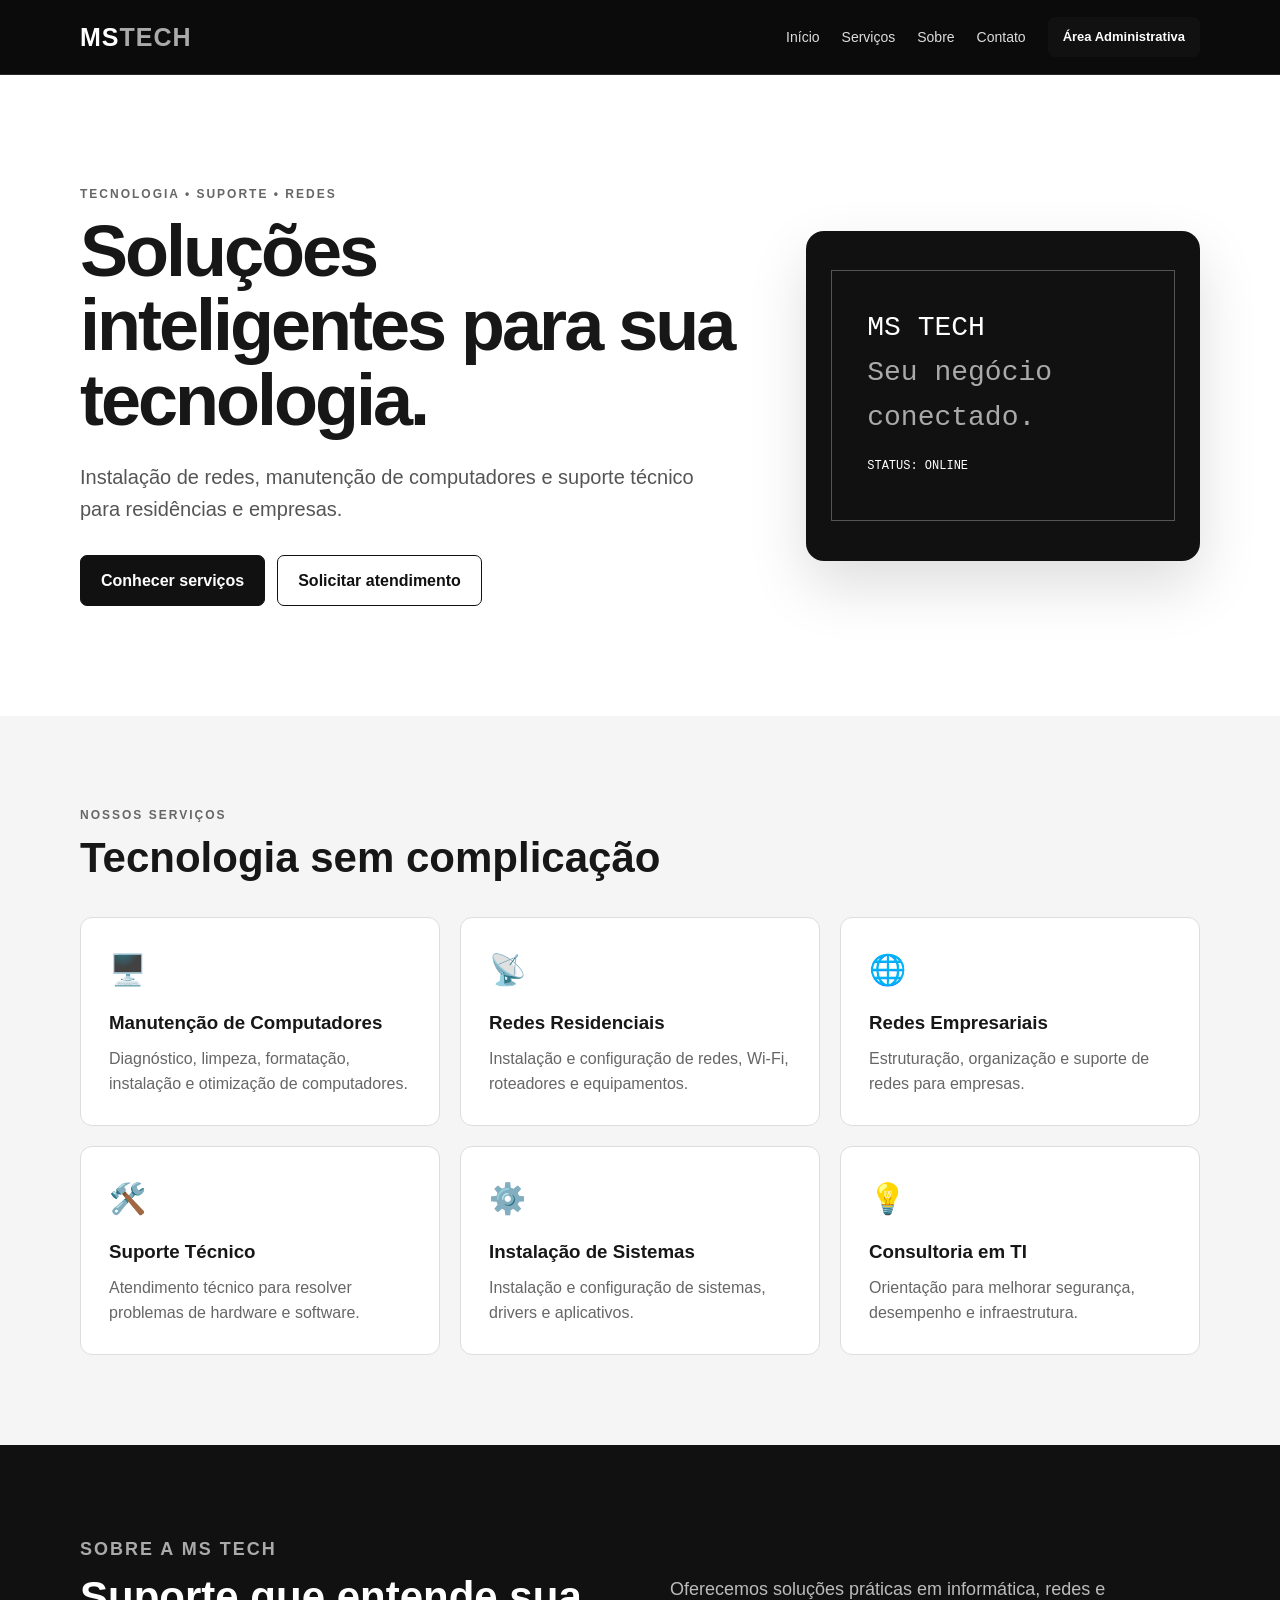
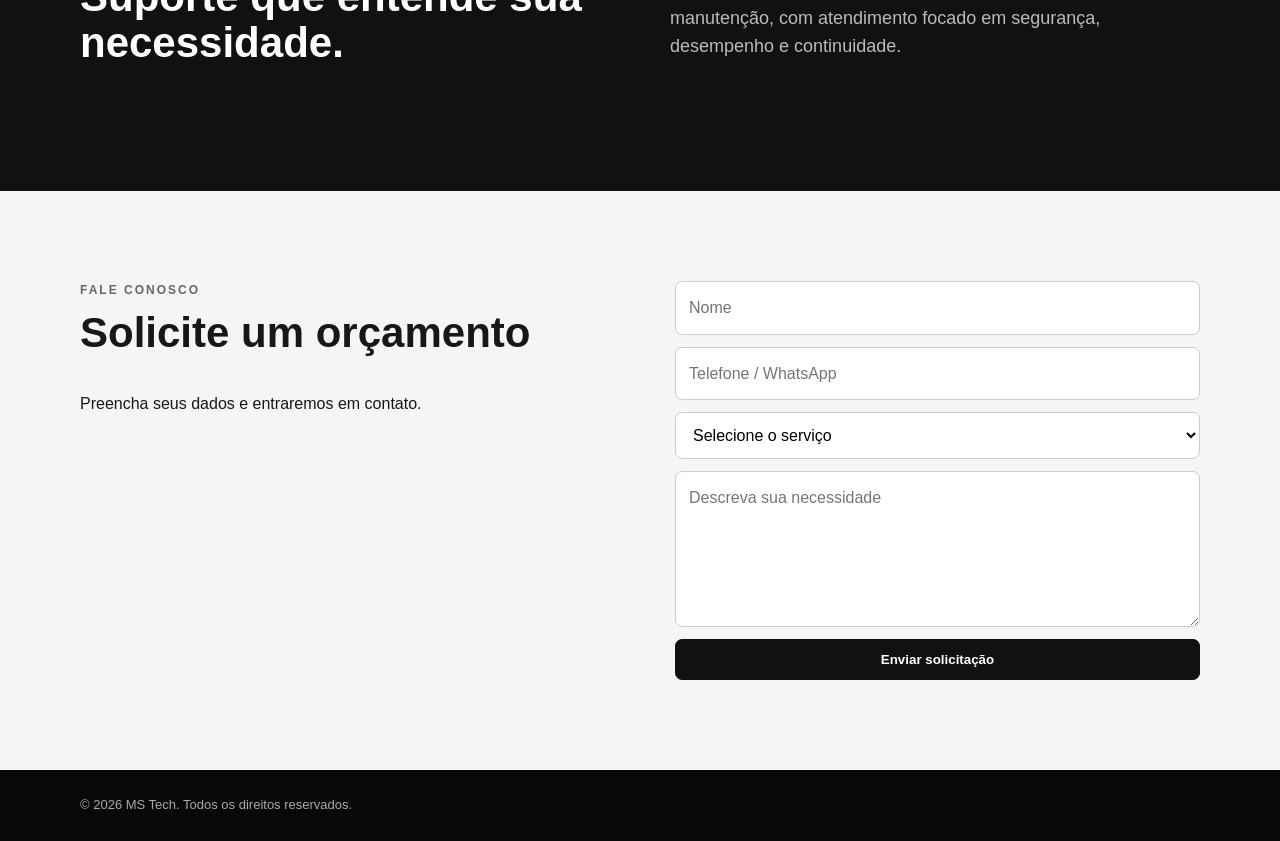
<file: index.html>
<!DOCTYPE html>
<html lang="pt-BR">
<head>
  <meta charset="UTF-8">
  <meta name="viewport" content="width=device-width, initial-scale=1.0">
  <title>MS Tech | Tecnologia e Suporte</title>
  <link rel="stylesheet" href="style.css">
</head>
<body>
<header class="header">
  <div class="container nav">
    <a class="logo" href="index.html">MS<span>TECH</span></a>
    <nav>
      <a href="#inicio">Início</a><a href="#servicos">Serviços</a>
      <a href="#sobre">Sobre</a><a href="#contato">Contato</a>
      <a class="btn btn-small" href="login.html">Área Administrativa</a>
    </nav>
  </div>
</header>

<main>
<section id="inicio" class="hero">
  <div class="container hero-grid">
    <div>
      <p class="eyebrow">TECNOLOGIA • SUPORTE • REDES</p>
      <h1>Soluções inteligentes para sua tecnologia.</h1>
      <p class="lead">Instalação de redes, manutenção de computadores e suporte técnico para residências e empresas.</p>
      <div class="actions">
        <a class="btn" href="#servicos">Conhecer serviços</a>
        <a class="btn btn-outline" href="#contato">Solicitar atendimento</a>
      </div>
    </div>
    <div class="hero-card"><div class="terminal">MS TECH<br><span>Seu negócio conectado.</span><br><small>STATUS: ONLINE</small></div></div>
  </div>
</section>

<section id="servicos" class="section">
  <div class="container">
    <p class="eyebrow">NOSSOS SERVIÇOS</p><h2>Tecnologia sem complicação</h2>
    <div id="servicesGrid" class="cards"></div>
  </div>
</section>

<section id="sobre" class="section dark">
  <div class="container two">
    <div><p class="eyebrow">SOBRE A MS TECH</p><h2>Suporte que entende sua necessidade.</h2></div>
    <p>Oferecemos soluções práticas em informática, redes e manutenção, com atendimento focado em segurança, desempenho e continuidade.</p>
  </div>
</section>

<section id="contato" class="section">
  <div class="container contact">
    <div><p class="eyebrow">FALE CONOSCO</p><h2>Solicite um orçamento</h2><p>Preencha seus dados e entraremos em contato.</p></div>
    <form id="contactForm" class="form">
      <input name="name" placeholder="Nome" required>
      <input name="phone" placeholder="Telefone / WhatsApp" required>
      <select name="service" id="contactService" required><option value="">Selecione o serviço</option></select>
      <textarea name="message" placeholder="Descreva sua necessidade" rows="5"></textarea>
      <button class="btn" type="submit">Enviar solicitação</button>
    </form>
  </div>
</section>
</main>
<footer id="footer"><div class="container">© <span id="year"></span> MS Tech. Todos os direitos reservados.</div></footer>
<script src="script.js"></script>
</body>
</html>
</file>
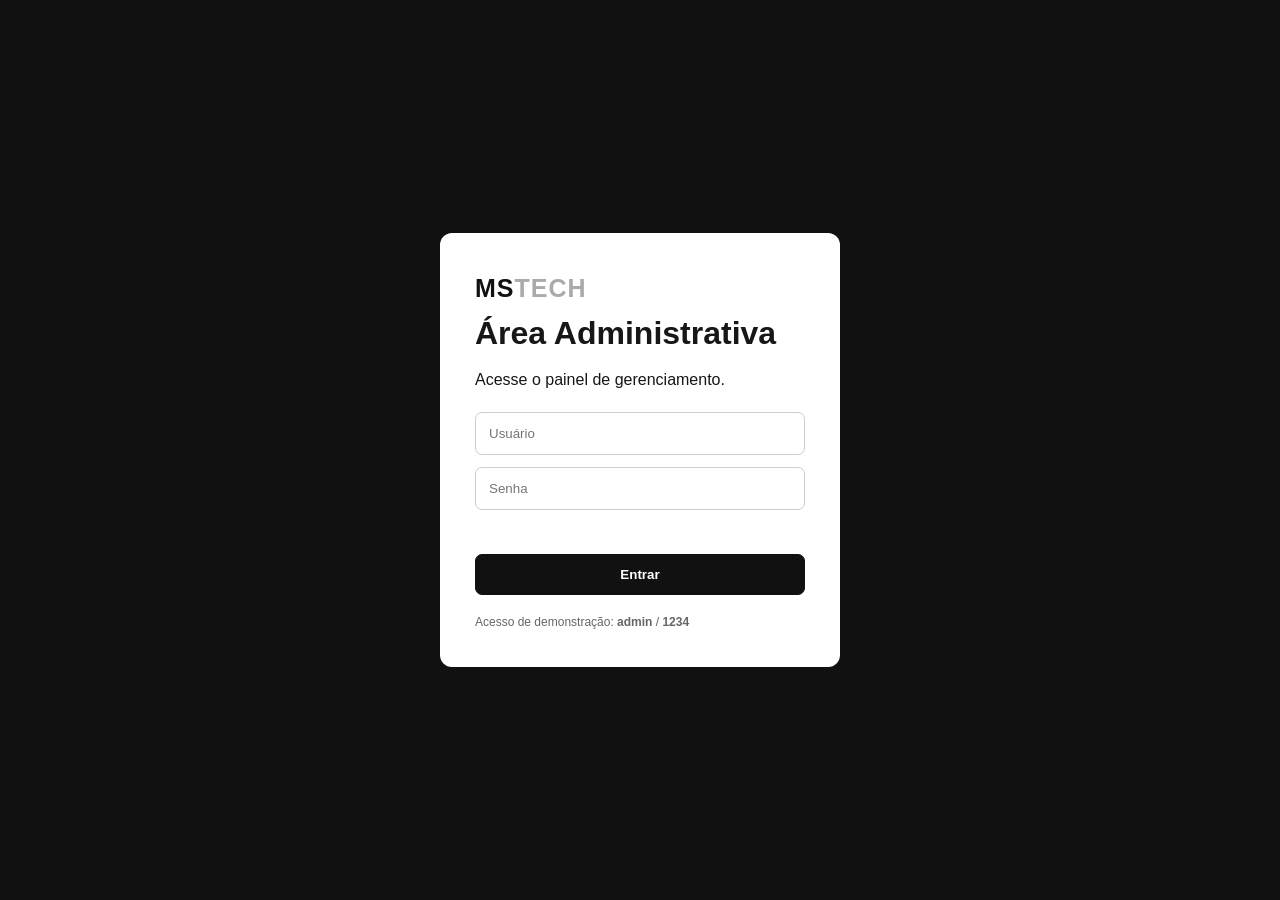
<file: login.html>
<!DOCTYPE html>
<html lang="pt-BR">
<head>
    <meta charset="UTF-8">
    <meta name="viewport" content="width=device-width,initial-scale=1">
    <title>Login | MS Tech</title>
    <link rel="stylesheet" href="style.css">
</head>
<body class="login-page">
    <div class="login-box">
        <a class="logo" style="color:#111" href="index.html">MS<span>TECH</span></a>
        <h1>Área Administrativa</h1>
        <p>Acesse o painel de gerenciamento.</p>
        <form id="loginForm">
            <input id="user" placeholder="Usuário" required>
            <input id="pass" type="password" placeholder="Senha" required>
            <div class="error" id="error"></div>
            <button class="btn">Entrar</button>
        </form>
        <p style="margin-top:18px;font-size:12px;color:#666">Acesso de demonstração: <b>admin</b> / <b>1234</b></p>
    </div>
    <script>
        document.querySelector('#loginForm').addEventListener('submit', e => {
            e.preventDefault();
            if (user.value === 'maison' && pass.value === '1234') {
                sessionStorage.setItem('ms_admin', '1');
                location.href = 'painel.html';
            } else {
                error.textContent = 'Usuário ou senha inválidos. O acesso informado é apenas para demonstração.';
            }
        });
    </script>
</body>
</html>
</file>
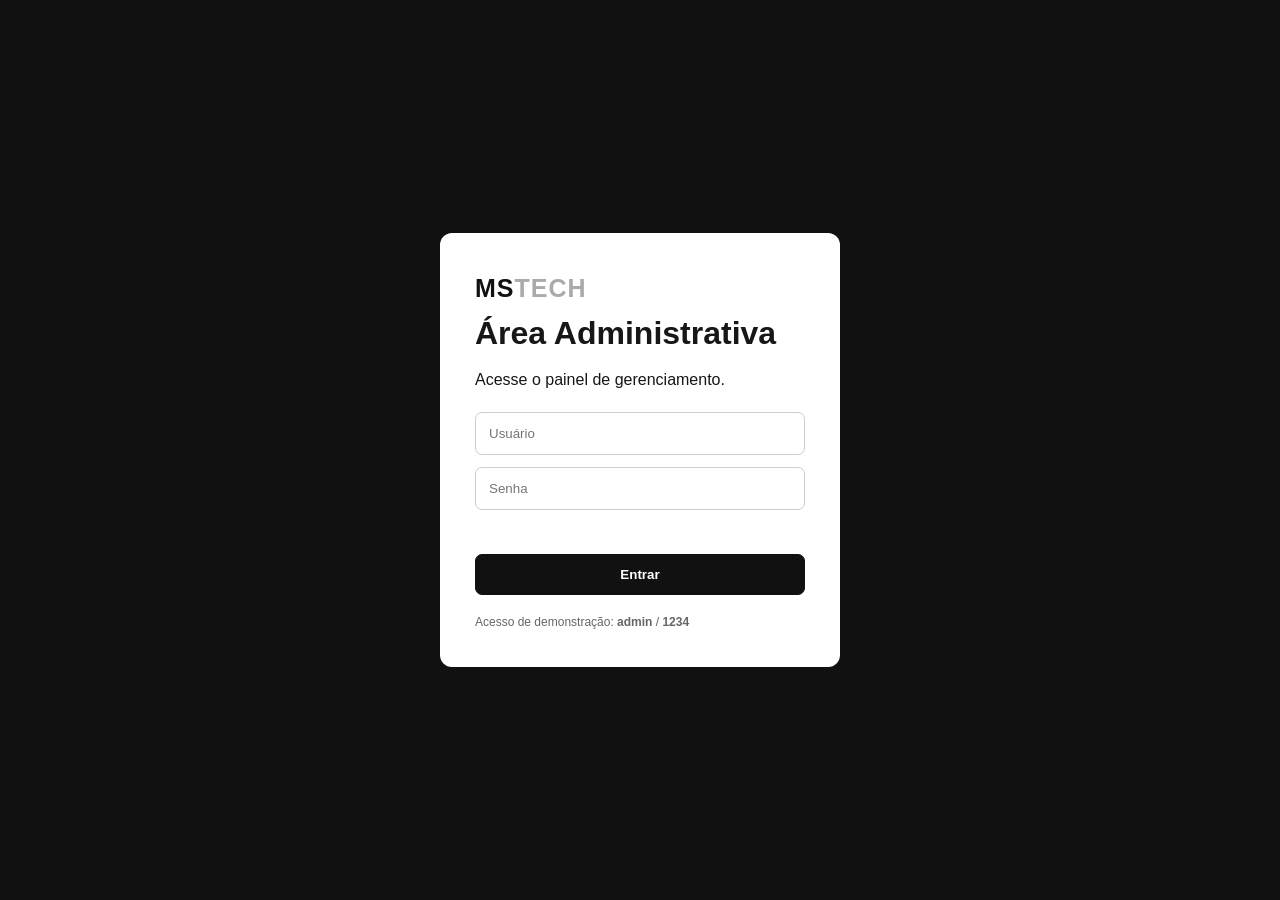
<file: painel.html>
<!DOCTYPE html>
<html lang="pt-BR">
<head>
<meta charset="UTF-8">
    <meta name="viewport" content="width=device-width,initial-scale=1">
    <title>Painel | MS Tech</title>
    <link rel="stylesheet" href="style.css">
</head>

<body class="dashboard">
    <header class="topbar">
        <div class="container"><b>MS TECH — PAINEL</b>
            <div><a class="btn btn-small" href="index.html">Site</a> <button class="btn btn-small" onclick="logout()">Sair</button></div></div></header>
            <main class="admin container">
                <div class="stats">
                    <div class="stat">Serviços<strong id="statServices">0</strong></div>
                    <div class="stat">Solicitações<strong id="statRequests">0</strong>
                    </div>
                    <div class="stat">Este mês<strong id="statMonth">0</strong>
                    </div>
                </div>
                <div class="admin-grid"><section class="panel"><h2>Novo serviço</h2>
                    <form id="serviceForm" class="form">
                        <input name="name" placeholder="Nome do serviço" required>
                        <input name="icon" placeholder="Ícone (ex.: 🖥️)" value="💻">
                        <textarea name="description" placeholder="Descrição" rows="4" required></textarea>
                        <button class="btn">Adicionar serviço</button>
                    </form>
                    <hr style="margin:25px 0;border:0;border-top:1px solid #ddd">
                    <h2>Serviços cadastrados</h2>
                    <div id="serviceList"></div>
                </section>
                <section class="panel">
                    <h2>Solicitações de atendimento</h2>
                    <div class="filters">
                        <input id="filterDate" type="date">
                        <select id="filterService">
                            <option value="">Todos os serviços</option>
                        </select>
                        <button class="btn btn-small" onclick="renderRequests()">Filtrar</button>
                        <button class="btn btn-small" onclick="clearFilters()">Limpar</button>
                    </div>
                    <div class="table-wrap">
                        <table>
                            <thead>
                                <tr>
                                    <th>Data</th>
                                    <th>Cliente</th>
                                    <th>Telefone</th>
                                    <th>Serviço</th>
                                    <th>Mensagem</th>
                                    <th>Ação</th>
                                </tr>
                            </thead>
                            <tbody id="requests"></tbody>
                        </table>
                    </div>
                </section>
            </div>
        </main>
        <script src="admin.js"></script>
    </body>
</html>
</file>
<file: style.css>
*{box-sizing:border-box;margin:0;padding:0}html{scroll-behavior:smooth}body{font-family:Arial,Helvetica,sans-serif;background:#f5f5f5;color:#171717;line-height:1.6}
.container{width:min(1120px,92%);margin:auto}
.header{position:sticky;top:0;z-index:10;background:#0b0b0b;color:#fff;border-bottom:1px solid #292929}
.nav{height:74px;display:flex;align-items:center;justify-content:space-between}.logo{font-size:25px;font-weight:900;color:#fff;text-decoration:none;letter-spacing:1px}.logo span{color:#aaa}.nav nav{display:flex;gap:22px;align-items:center}.nav nav a:not(.btn){color:#ddd;text-decoration:none;font-size:14px}.btn{display:inline-block;background:#111;color:#fff;border:1px solid #111;padding:12px 20px;border-radius:7px;text-decoration:none;font-weight:700;cursor:pointer}.btn:hover{background:#333}.btn-small{padding:9px 14px;font-size:13px}.btn-outline{background:transparent;color:#111;border-color:#111}.hero{background:#fff;padding:110px 0}.hero-grid{display:grid;grid-template-columns:1.25fr .75fr;gap:70px;align-items:center}.eyebrow{font-size:12px;letter-spacing:2px;font-weight:800;color:#666;margin-bottom:10px}.hero h1{font-size:clamp(42px,6vw,72px);line-height:1.03;letter-spacing:-3px;margin-bottom:24px}.lead{font-size:20px;color:#555;max-width:650px}.actions{display:flex;gap:12px;margin-top:30px;flex-wrap:wrap}.hero-card{background:#111;min-height:330px;border-radius:18px;display:grid;place-items:center;padding:25px;box-shadow:0 25px 60px #0002}.terminal{font-family:monospace;color:#fff;border:1px solid #555;padding:35px;width:100%;font-size:28px}.terminal span{color:#aaa}.terminal small{font-size:12px}.section{padding:90px 0}.section h2{font-size:42px;line-height:1.1;margin-bottom:35px}.cards{display:grid;grid-template-columns:repeat(3,1fr);gap:20px}.card{background:#fff;border:1px solid #ddd;border-radius:12px;padding:28px;transition:.2s}.card:hover{transform:translateY(-4px);box-shadow:0 15px 30px #0001}.card .icon{font-size:30px;margin-bottom:14px}.card h3{margin-bottom:8px}.card p{color:#666}.dark{background:#111;color:#fff}.dark .eyebrow{color:#aaa}.two{display:grid;grid-template-columns:1fr 1fr;gap:60px;align-items:center}.two p{color:#bbb;font-size:18px}.contact{display:grid;grid-template-columns:1fr 1fr;gap:70px}.form{display:grid;gap:12px}.form input,.form select,.form textarea{width:100%;padding:13px;border:1px solid #ccc;border-radius:7px;background:#fff;font:inherit}.form textarea{resize:vertical}footer{background:#080808;color:#aaa;padding:25px 0;font-size:13px}.dashboard{min-height:100vh;background:#f2f2f2}.topbar{background:#0b0b0b;color:#fff;padding:18px 0}.topbar .container{display:flex;justify-content:space-between;align-items:center}.admin{padding:40px 0}.admin-grid{display:grid;grid-template-columns:1fr 2fr;gap:22px}.panel{background:#fff;border:1px solid #ddd;border-radius:10px;padding:22px}.panel h2{margin-bottom:18px}.stats{display:grid;grid-template-columns:repeat(3,1fr);gap:12px;margin-bottom:22px}.stat{background:#fff;border:1px solid #ddd;padding:20px;border-radius:10px}.stat strong{display:block;font-size:28px}.table-wrap{overflow:auto}table{width:100%;border-collapse:collapse}th,td{padding:12px;border-bottom:1px solid #ddd;text-align:left;font-size:14px}th{background:#f7f7f7}.danger{background:#8b0000}
.filters{display:flex;gap:8px;flex-wrap:wrap;margin-bottom:15px}
.filters input,.filters select{padding:10px;border:1px solid #ccc;border-radius:6px}
.login-page{min-height:100vh;display:grid;place-items:center;background:#111}
.login-box{background:#fff;width:min(400px,90%);padding:35px;border-radius:12px}
.login-box h1{margin-bottom:8px}
.login-box form{display:grid;gap:12px;margin-top:20px}
.login-box input{padding:13px;border:1px solid #ccc;border-radius:7px}
.error{color:#a00000;font-size:13px;min-height:20px}@media(max-width:800px){.nav{height:auto;padding:16px 0;gap:12px;flex-direction:column}
.nav nav{flex-wrap:wrap;justify-content:center}.hero{padding:70px 0}.hero-grid,.two,.contact,.admin-grid{grid-template-columns:1fr}.cards{grid-template-columns:1fr}.stats{grid-template-columns:1fr}.hero-card{min-height:250px}.section h2{font-size:34px}}
</file>
